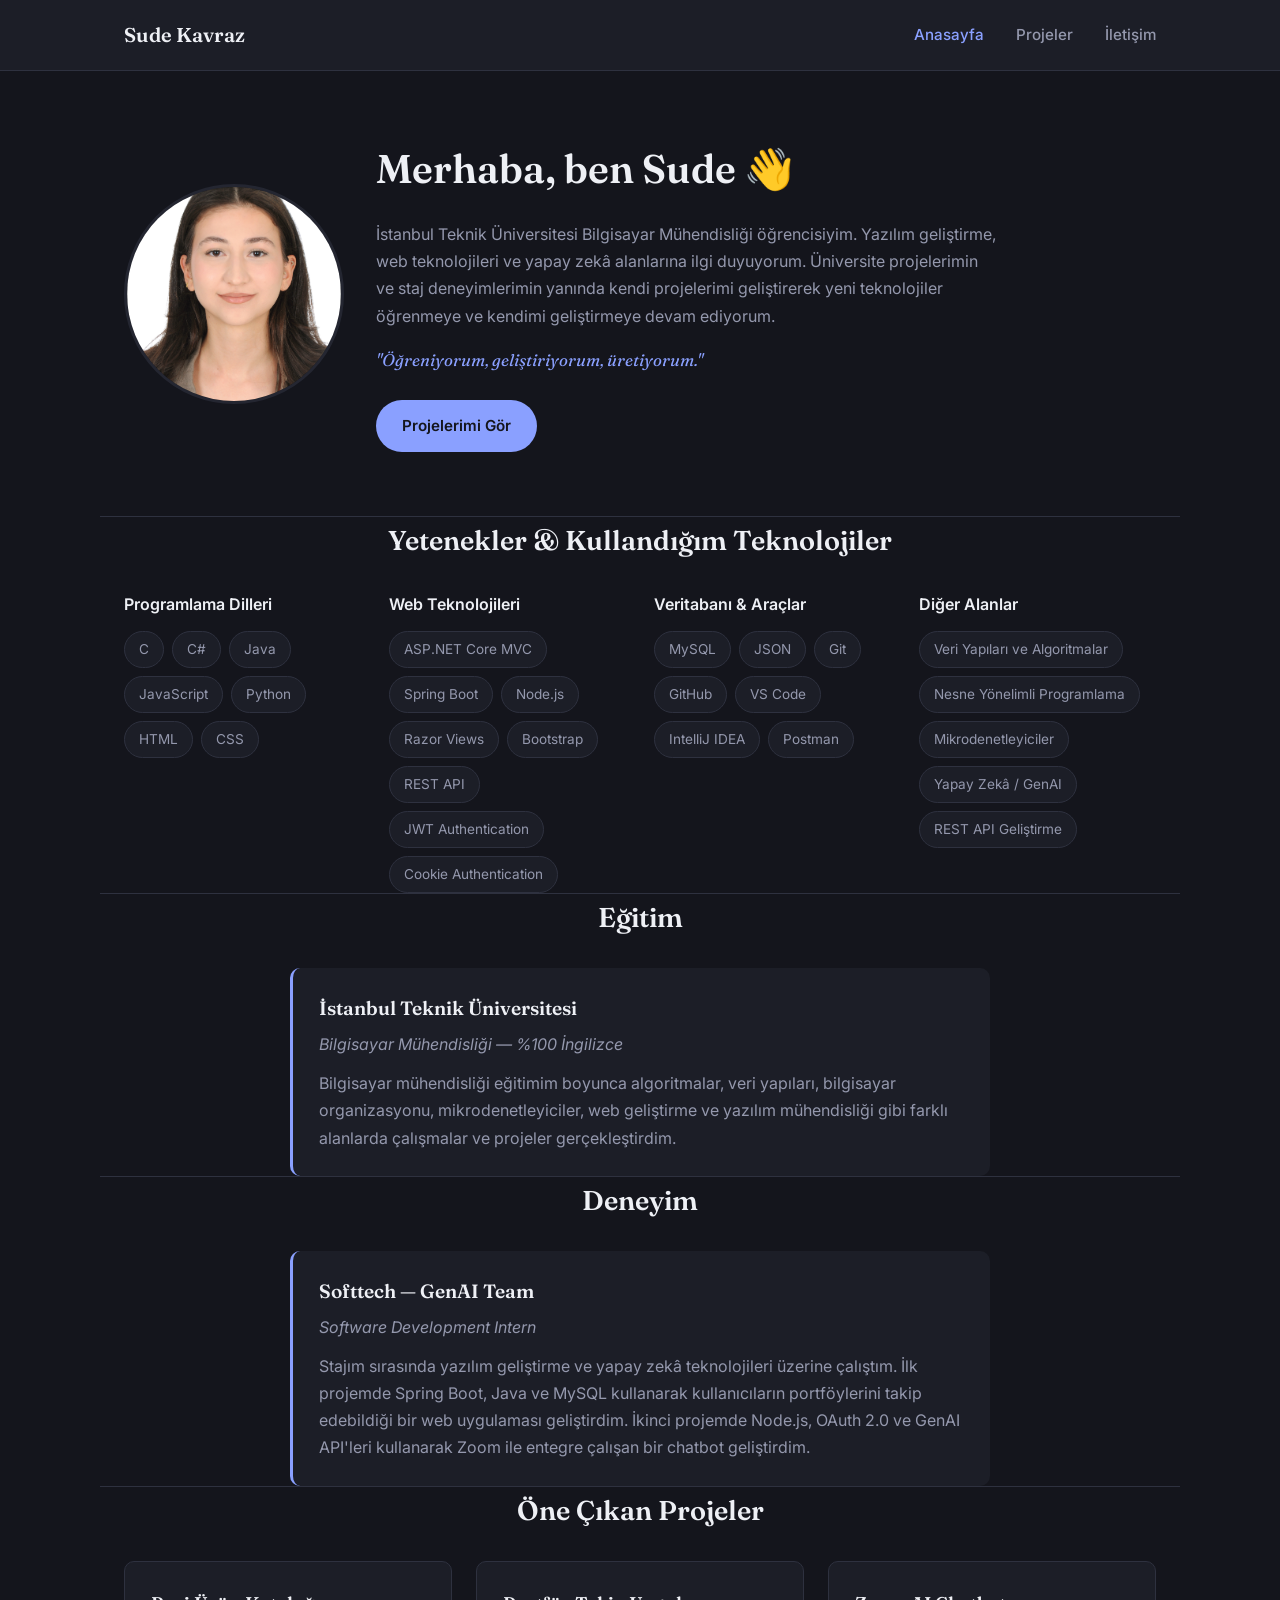
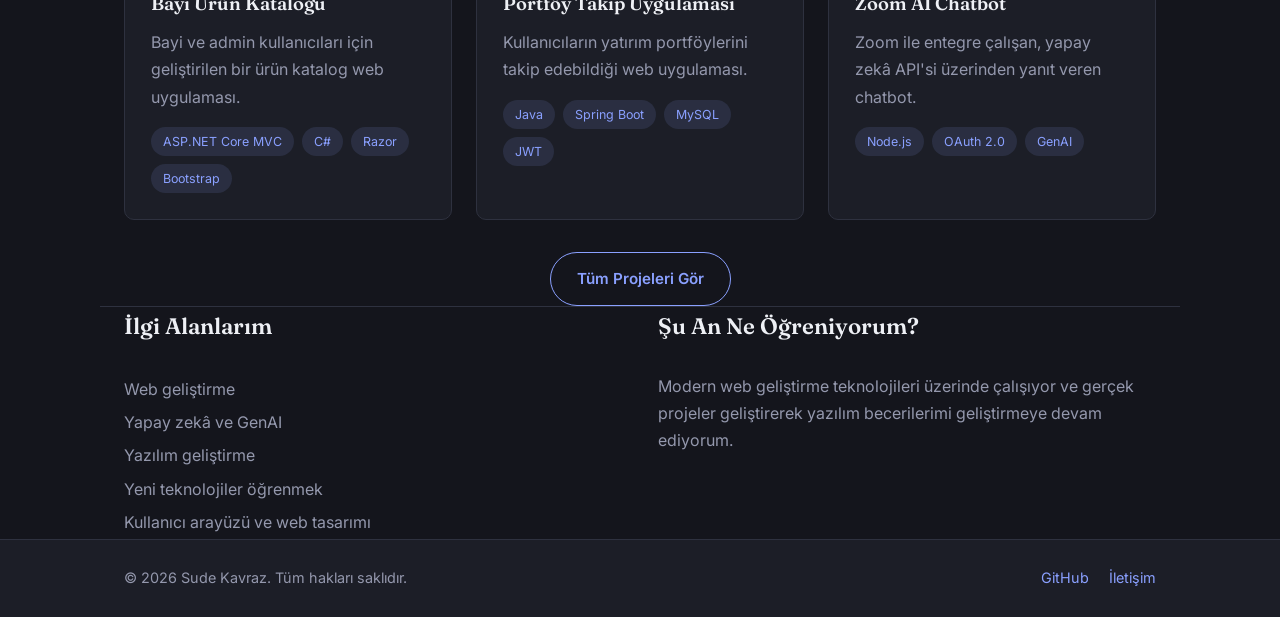
<file: index.html>
<!DOCTYPE html>
<html lang="tr">
<head>
  <meta charset="UTF-8">
  <meta name="viewport" content="width=device-width, initial-scale=1.0">
  <title>Sude Kavraz | Anasayfa</title>
  <link rel="preconnect" href="https://fonts.googleapis.com">
  <link href="https://fonts.googleapis.com/css2?family=Fraunces:opsz,wght@9..144,500;9..144,600;9..144,700&family=Inter:wght@400;500;600&display=swap" rel="stylesheet">
  <link rel="stylesheet" href="css/style.css">
</head>
<body>

  <header class="site-header">
    <div class="container header-inner">
      <a href="index.html" class="logo">Sude Kavraz</a>
      <button class="nav-toggle" aria-label="Menüyü aç/kapat" aria-expanded="false">
        <span></span><span></span><span></span>
      </button>
      <nav class="navbar">
        <ul class="nav-links">
          <li><a href="index.html" class="active">Anasayfa</a></li>
          <li><a href="projeler.html">Projeler</a></li>
          <li><a href="iletisim.html">İletişim</a></li>
        </ul>
      </nav>
    </div>
  </header>

  <main>

    <!-- HERO -->
    <section class="hero container">
      <div class="hero-image">
        <img src="img/profil.jpg" alt="Sude Kavraz'ın profil fotoğrafı">
      </div>
      <div class="hero-text">
        <h1>Merhaba, ben Sude 👋</h1>
        <p class="lead">
          İstanbul Teknik Üniversitesi Bilgisayar Mühendisliği öğrencisiyim.
          Yazılım geliştirme, web teknolojileri ve yapay zekâ alanlarına ilgi duyuyorum.
          Üniversite projelerimin ve staj deneyimlerimin yanında kendi projelerimi
          geliştirerek yeni teknolojiler öğrenmeye ve kendimi geliştirmeye devam ediyorum.
        </p>
        <p class="motto">"Öğreniyorum, geliştiriyorum, üretiyorum."</p>
        <a href="projeler.html" class="btn">Projelerimi Gör</a>
      </div>
    </section>

    <!-- YETENEKLER -->
    <section class="skills container">
      <h2>Yetenekler &amp; Kullandığım Teknolojiler</h2>
      <div class="skills-grid">

        <div class="skill-group">
          <h3>Programlama Dilleri</h3>
          <div class="pill-list">
            <span>C</span><span>C#</span><span>Java</span><span>JavaScript</span>
            <span>Python</span><span>HTML</span><span>CSS</span>
          </div>
        </div>

        <div class="skill-group">
          <h3>Web Teknolojileri</h3>
          <div class="pill-list">
            <span>ASP.NET Core MVC</span><span>Spring Boot</span><span>Node.js</span>
            <span>Razor Views</span><span>Bootstrap</span><span>REST API</span>
            <span>JWT Authentication</span><span>Cookie Authentication</span>
          </div>
        </div>

        <div class="skill-group">
          <h3>Veritabanı &amp; Araçlar</h3>
          <div class="pill-list">
            <span>MySQL</span><span>JSON</span><span>Git</span><span>GitHub</span>
            <span>VS Code</span><span>IntelliJ IDEA</span><span>Postman</span>
          </div>
        </div>

        <div class="skill-group">
          <h3>Diğer Alanlar</h3>
          <div class="pill-list">
            <span>Veri Yapıları ve Algoritmalar</span><span>Nesne Yönelimli Programlama</span>
            <span>Mikrodenetleyiciler</span><span>Yapay Zekâ / GenAI</span>
            <span>REST API Geliştirme</span>
          </div>
        </div>

      </div>
    </section>

    <!-- EĞİTİM -->
    <section class="timeline-section container">
      <h2>Eğitim</h2>
      <div class="timeline-item">
        <h3>İstanbul Teknik Üniversitesi</h3>
        <p class="subtitle">Bilgisayar Mühendisliği — %100 İngilizce</p>
        <p>
          Bilgisayar mühendisliği eğitimim boyunca algoritmalar, veri yapıları,
          bilgisayar organizasyonu, mikrodenetleyiciler, web geliştirme ve
          yazılım mühendisliği gibi farklı alanlarda çalışmalar ve projeler
          gerçekleştirdim.
        </p>
      </div>
    </section>

    <!-- DENEYİM -->
    <section class="timeline-section container">
      <h2>Deneyim</h2>
      <div class="timeline-item">
        <h3>Softtech — GenAI Team</h3>
        <p class="subtitle">Software Development Intern</p>
        <p>
          Stajım sırasında yazılım geliştirme ve yapay zekâ teknolojileri
          üzerine çalıştım. İlk projemde Spring Boot, Java ve MySQL
          kullanarak kullanıcıların portföylerini takip edebildiği bir web
          uygulaması geliştirdim. İkinci projemde Node.js, OAuth 2.0 ve
          GenAI API'leri kullanarak Zoom ile entegre çalışan bir chatbot
          geliştirdim.
        </p>
      </div>
    </section>

    <!-- ÖNE ÇIKAN PROJELER -->
    <section class="featured-projects container">
      <h2>Öne Çıkan Projeler</h2>
      <div class="project-grid">

        <article class="project-card">
          <h3>Bayi Ürün Kataloğu</h3>
          <p>Bayi ve admin kullanıcıları için geliştirilen bir ürün katalog web uygulaması.</p>
          <div class="tags">
            <span>ASP.NET Core MVC</span><span>C#</span><span>Razor</span><span>Bootstrap</span>
          </div>
        </article>

        <article class="project-card">
          <h3>Portföy Takip Uygulaması</h3>
          <p>Kullanıcıların yatırım portföylerini takip edebildiği web uygulaması.</p>
          <div class="tags">
            <span>Java</span><span>Spring Boot</span><span>MySQL</span><span>JWT</span>
          </div>
        </article>

        <article class="project-card">
          <h3>Zoom AI Chatbot</h3>
          <p>Zoom ile entegre çalışan, yapay zekâ API'si üzerinden yanıt veren chatbot.</p>
          <div class="tags">
            <span>Node.js</span><span>OAuth 2.0</span><span>GenAI</span>
          </div>
        </article>

      </div>
      <a href="projeler.html" class="btn btn-outline">Tüm Projeleri Gör</a>
    </section>

    <!-- İLGİ ALANLARI & ŞU AN -->
    <section class="interests container">
      <div class="interests-col">
        <h2>İlgi Alanlarım</h2>
        <ul>
          <li>Web geliştirme</li>
          <li>Yapay zekâ ve GenAI</li>
          <li>Yazılım geliştirme</li>
          <li>Yeni teknolojiler öğrenmek</li>
          <li>Kullanıcı arayüzü ve web tasarımı</li>
        </ul>
      </div>
      <div class="interests-col">
        <h2>Şu An Ne Öğreniyorum?</h2>
        <p>
          Modern web geliştirme teknolojileri üzerinde çalışıyor ve gerçek
          projeler geliştirerek yazılım becerilerimi geliştirmeye devam
          ediyorum.
        </p>
      </div>
    </section>

  </main>

  <footer class="site-footer">
    <div class="container footer-inner">
      <p>&copy; 2026 Sude Kavraz. Tüm hakları saklıdır.</p>
      <div class="social-links">
        <a href="https://github.com/sudekavraz" target="_blank" rel="noopener">GitHub</a>
        <a href="iletisim.html">İletişim</a>
      </div>
    </div>
  </footer>

  <script src="js/main.js"></script>
</body>
</html>
</file>
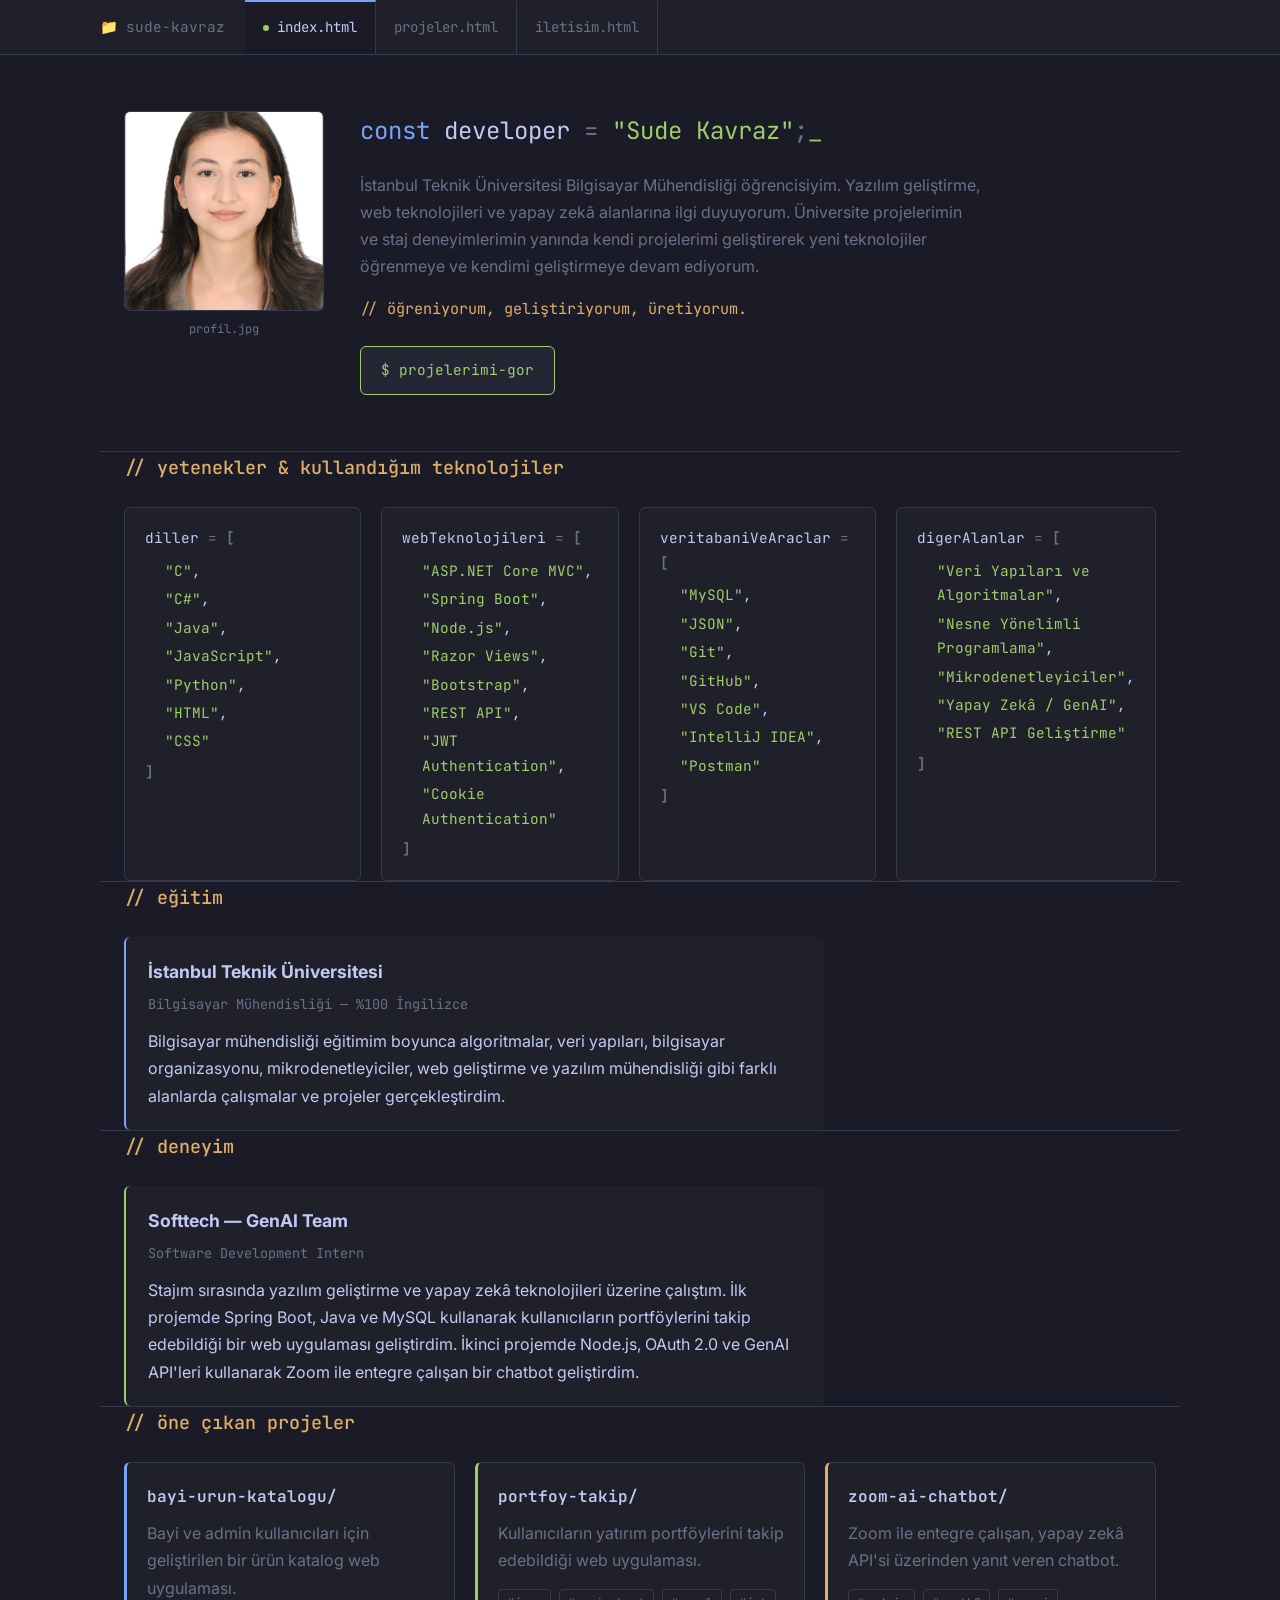
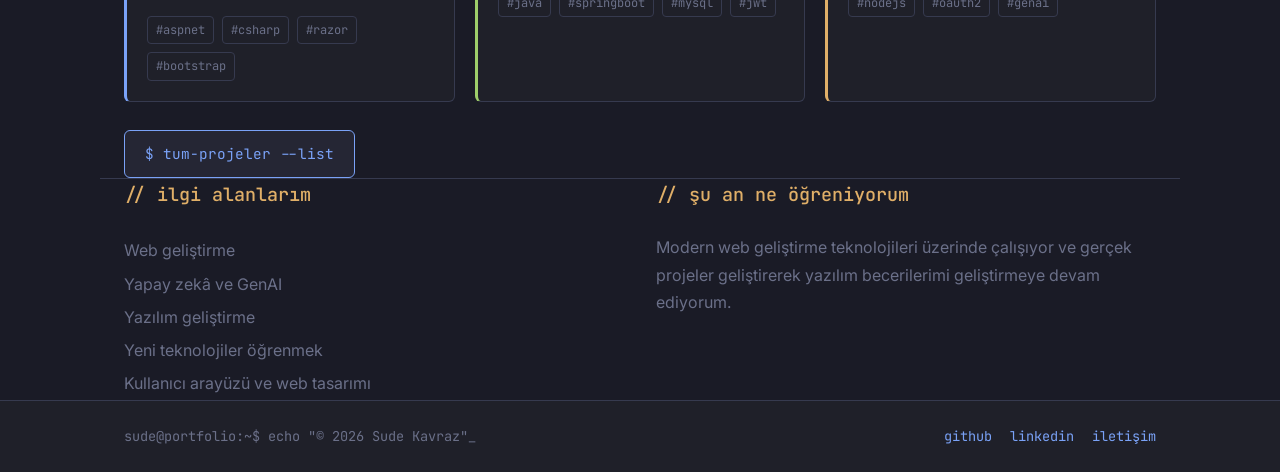
<file: kisisel-site/index.html>
<!DOCTYPE html>
<html lang="tr">
<head>
  <meta charset="UTF-8">
  <meta name="viewport" content="width=device-width, initial-scale=1.0">
  <title>Sude Kavraz | Anasayfa</title>
  <link rel="preconnect" href="https://fonts.googleapis.com">
  <link href="https://fonts.googleapis.com/css2?family=JetBrains+Mono:wght@400;500;600;700&family=Inter:wght@400;500;600&display=swap" rel="stylesheet">
  <link rel="stylesheet" href="css/style.css">
</head>
<body>

  <header class="site-header">
    <div class="container tabbar">
      <div class="folder">
        <span class="folder-icon" aria-hidden="true">📁</span>
        <span>sude-kavraz</span>
      </div>
      <button class="nav-toggle" aria-label="Sekmeleri aç/kapat" aria-expanded="false">
        <span></span><span></span><span></span>
      </button>
      <nav class="navbar">
        <ul class="nav-links">
          <li><a href="index.html" class="tab active"><span class="dot"></span>index.html</a></li>
          <li><a href="projeler.html" class="tab">projeler.html</a></li>
          <li><a href="iletisim.html" class="tab">iletisim.html</a></li>
        </ul>
      </nav>
    </div>
  </header>

  <main>

    <!-- HERO -->
    <section class="hero container">
      <div class="hero-image">
        <img src="img/profil.jpg" alt="Sude Kavraz'ın profil fotoğrafı">
        <span class="img-caption">profil.jpg</span>
      </div>
      <div class="hero-text">
        <p class="code-line">
          <span class="kw">const</span> <span class="var">developer</span>
          <span class="op">=</span> <span class="str">"Sude Kavraz"</span><span class="op">;</span><span class="cursor">_</span>
        </p>
        <p class="lead">
          İstanbul Teknik Üniversitesi Bilgisayar Mühendisliği öğrencisiyim.
          Yazılım geliştirme, web teknolojileri ve yapay zekâ alanlarına ilgi duyuyorum.
          Üniversite projelerimin ve staj deneyimlerimin yanında kendi projelerimi
          geliştirerek yeni teknolojiler öğrenmeye ve kendimi geliştirmeye devam ediyorum.
        </p>
        <p class="comment">// öğreniyorum, geliştiriyorum, üretiyorum.</p>
        <a href="projeler.html" class="btn">$ projelerimi-gor</a>
      </div>
    </section>

    <!-- YETENEKLER -->
    <section class="skills container">
      <h2 class="comment-heading">// yetenekler &amp; kullandığım teknolojiler</h2>
      <div class="skills-grid">

        <div class="code-block">
          <p class="block-title"><span class="var">diller</span> <span class="op">=</span> <span class="brace">[</span></p>
          <ul>
            <li><span class="str">"C"</span>,</li>
            <li><span class="str">"C#"</span>,</li>
            <li><span class="str">"Java"</span>,</li>
            <li><span class="str">"JavaScript"</span>,</li>
            <li><span class="str">"Python"</span>,</li>
            <li><span class="str">"HTML"</span>,</li>
            <li><span class="str">"CSS"</span></li>
          </ul>
          <p class="brace">]</p>
        </div>

        <div class="code-block">
          <p class="block-title"><span class="var">webTeknolojileri</span> <span class="op">=</span> <span class="brace">[</span></p>
          <ul>
            <li><span class="str">"ASP.NET Core MVC"</span>,</li>
            <li><span class="str">"Spring Boot"</span>,</li>
            <li><span class="str">"Node.js"</span>,</li>
            <li><span class="str">"Razor Views"</span>,</li>
            <li><span class="str">"Bootstrap"</span>,</li>
            <li><span class="str">"REST API"</span>,</li>
            <li><span class="str">"JWT Authentication"</span>,</li>
            <li><span class="str">"Cookie Authentication"</span></li>
          </ul>
          <p class="brace">]</p>
        </div>

        <div class="code-block">
          <p class="block-title"><span class="var">veritabaniVeAraclar</span> <span class="op">=</span> <span class="brace">[</span></p>
          <ul>
            <li><span class="str">"MySQL"</span>,</li>
            <li><span class="str">"JSON"</span>,</li>
            <li><span class="str">"Git"</span>,</li>
            <li><span class="str">"GitHub"</span>,</li>
            <li><span class="str">"VS Code"</span>,</li>
            <li><span class="str">"IntelliJ IDEA"</span>,</li>
            <li><span class="str">"Postman"</span></li>
          </ul>
          <p class="brace">]</p>
        </div>

        <div class="code-block">
          <p class="block-title"><span class="var">digerAlanlar</span> <span class="op">=</span> <span class="brace">[</span></p>
          <ul>
            <li><span class="str">"Veri Yapıları ve Algoritmalar"</span>,</li>
            <li><span class="str">"Nesne Yönelimli Programlama"</span>,</li>
            <li><span class="str">"Mikrodenetleyiciler"</span>,</li>
            <li><span class="str">"Yapay Zekâ / GenAI"</span>,</li>
            <li><span class="str">"REST API Geliştirme"</span></li>
          </ul>
          <p class="brace">]</p>
        </div>

      </div>
    </section>

    <!-- EĞİTİM -->
    <section class="timeline-section container">
      <h2 class="comment-heading">// eğitim</h2>
      <div class="timeline-item">
        <h3>İstanbul Teknik Üniversitesi</h3>
        <p class="subtitle">Bilgisayar Mühendisliği — %100 İngilizce</p>
        <p>
          Bilgisayar mühendisliği eğitimim boyunca algoritmalar, veri yapıları,
          bilgisayar organizasyonu, mikrodenetleyiciler, web geliştirme ve
          yazılım mühendisliği gibi farklı alanlarda çalışmalar ve projeler
          gerçekleştirdim.
        </p>
      </div>
    </section>

    <!-- DENEYİM -->
    <section class="timeline-section container">
      <h2 class="comment-heading">// deneyim</h2>
      <div class="timeline-item timeline-alt">
        <h3>Softtech — GenAI Team</h3>
        <p class="subtitle">Software Development Intern</p>
        <p>
          Stajım sırasında yazılım geliştirme ve yapay zekâ teknolojileri
          üzerine çalıştım. İlk projemde Spring Boot, Java ve MySQL
          kullanarak kullanıcıların portföylerini takip edebildiği bir web
          uygulaması geliştirdim. İkinci projemde Node.js, OAuth 2.0 ve
          GenAI API'leri kullanarak Zoom ile entegre çalışan bir chatbot
          geliştirdim.
        </p>
      </div>
    </section>

    <!-- ÖNE ÇIKAN PROJELER -->
    <section class="featured-projects container">
      <h2 class="comment-heading">// öne çıkan projeler</h2>
      <div class="project-grid">

        <article class="file-card accent-blue">
          <p class="filename">bayi-urun-katalogu/</p>
          <p>Bayi ve admin kullanıcıları için geliştirilen bir ürün katalog web uygulaması.</p>
          <div class="tags">
            <span>#aspnet</span><span>#csharp</span><span>#razor</span><span>#bootstrap</span>
          </div>
        </article>

        <article class="file-card accent-green">
          <p class="filename">portfoy-takip/</p>
          <p>Kullanıcıların yatırım portföylerini takip edebildiği web uygulaması.</p>
          <div class="tags">
            <span>#java</span><span>#springboot</span><span>#mysql</span><span>#jwt</span>
          </div>
        </article>

        <article class="file-card accent-gold">
          <p class="filename">zoom-ai-chatbot/</p>
          <p>Zoom ile entegre çalışan, yapay zekâ API'si üzerinden yanıt veren chatbot.</p>
          <div class="tags">
            <span>#nodejs</span><span>#oauth2</span><span>#genai</span>
          </div>
        </article>

      </div>
      <a href="projeler.html" class="btn btn-outline">$ tum-projeler --list</a>
    </section>

    <!-- İLGİ ALANLARI & ŞU AN -->
    <section class="interests container">
      <div class="interests-col">
        <h2 class="comment-heading">// ilgi alanlarım</h2>
        <ul>
          <li>Web geliştirme</li>
          <li>Yapay zekâ ve GenAI</li>
          <li>Yazılım geliştirme</li>
          <li>Yeni teknolojiler öğrenmek</li>
          <li>Kullanıcı arayüzü ve web tasarımı</li>
        </ul>
      </div>
      <div class="interests-col">
        <h2 class="comment-heading">// şu an ne öğreniyorum</h2>
        <p>
          Modern web geliştirme teknolojileri üzerinde çalışıyor ve gerçek
          projeler geliştirerek yazılım becerilerimi geliştirmeye devam
          ediyorum.
        </p>
      </div>
    </section>

  </main>

  <footer class="site-footer">
    <div class="container">
      <p class="terminal-line">sude@portfolio:~$ echo "© 2026 Sude Kavraz"<span class="cursor">_</span></p>
      <div class="social-links">
        <a href="https://github.com/sudekavraz" target="_blank" rel="noopener">github</a>
        <a href="#" target="_blank" rel="noopener">linkedin</a>
        <a href="iletisim.html">iletişim</a>
      </div>
    </div>
  </footer>

  <script src="js/main.js"></script>
</body>
</html>
</file>
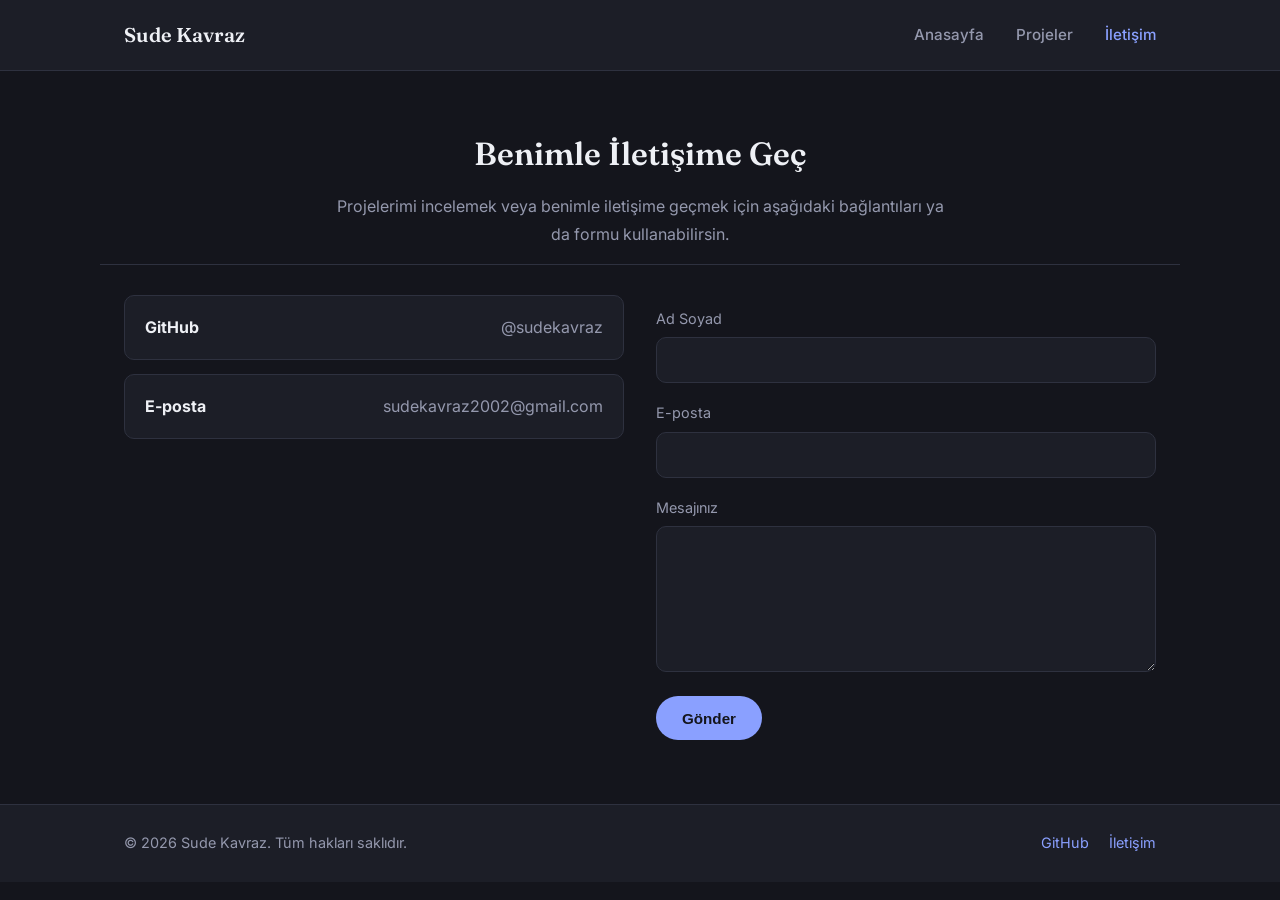
<file: iletisim.html>
<!DOCTYPE html>
<html lang="tr">
<head>
  <meta charset="UTF-8">
  <meta name="viewport" content="width=device-width, initial-scale=1.0">
  <title>Sude Kavraz | İletişim</title>
  <link rel="preconnect" href="https://fonts.googleapis.com">
  <link href="https://fonts.googleapis.com/css2?family=Fraunces:opsz,wght@9..144,500;9..144,600;9..144,700&family=Inter:wght@400;500;600&display=swap" rel="stylesheet">
  <link rel="stylesheet" href="css/style.css">
</head>
<body>

  <header class="site-header">
    <div class="container header-inner">
      <a href="index.html" class="logo">Sude Kavraz</a>
      <button class="nav-toggle" aria-label="Menüyü aç/kapat" aria-expanded="false">
        <span></span><span></span><span></span>
      </button>
      <nav class="navbar">
        <ul class="nav-links">
          <li><a href="index.html">Anasayfa</a></li>
          <li><a href="projeler.html">Projeler</a></li>
          <li><a href="iletisim.html" class="active">İletişim</a></li>
        </ul>
      </nav>
    </div>
  </header>

  <main>
    <section class="page-header container">
      <h1>Benimle İletişime Geç</h1>
      <p class="lead">Projelerimi incelemek veya benimle iletişime geçmek için aşağıdaki bağlantıları ya da formu kullanabilirsin.</p>
    </section>

    <section class="contact-section container">

      <div class="contact-links">
        <a href="https://github.com/sudekavraz" target="_blank" rel="noopener" class="contact-item">
          <strong>GitHub</strong>
          <span>@sudekavraz</span>
        </a>
        <a href="mailto:sudekavraz2002@gmail.com" class="contact-item">
          <strong>E-posta</strong>
          <span>sudekavraz2002@gmail.com</span>
        </a>
      </div>

      <!-- Formspree.io form -->
      <form class="contact-form" action="https://formspree.io/f/mljeyvvj" method="POST">
        <label for="name">Ad Soyad</label>
        <input type="text" id="name" name="name" required>

        <label for="email">E-posta</label>
        <input type="email" id="email" name="email" required>

        <label for="message">Mesajınız</label>
        <textarea id="message" name="message" rows="6" required></textarea>

        <button type="submit" class="btn">Gönder</button>
      </form>

    </section>
  </main>

  <footer class="site-footer">
    <div class="container footer-inner">
      <p>&copy; 2026 Sude Kavraz. Tüm hakları saklıdır.</p>
      <div class="social-links">
        <a href="https://github.com/sudekavraz" target="_blank" rel="noopener">GitHub</a>
        <a href="iletisim.html">İletişim</a>
      </div>
    </div>
  </footer>

  <script src="js/main.js"></script>
</body>
</html>
</file>
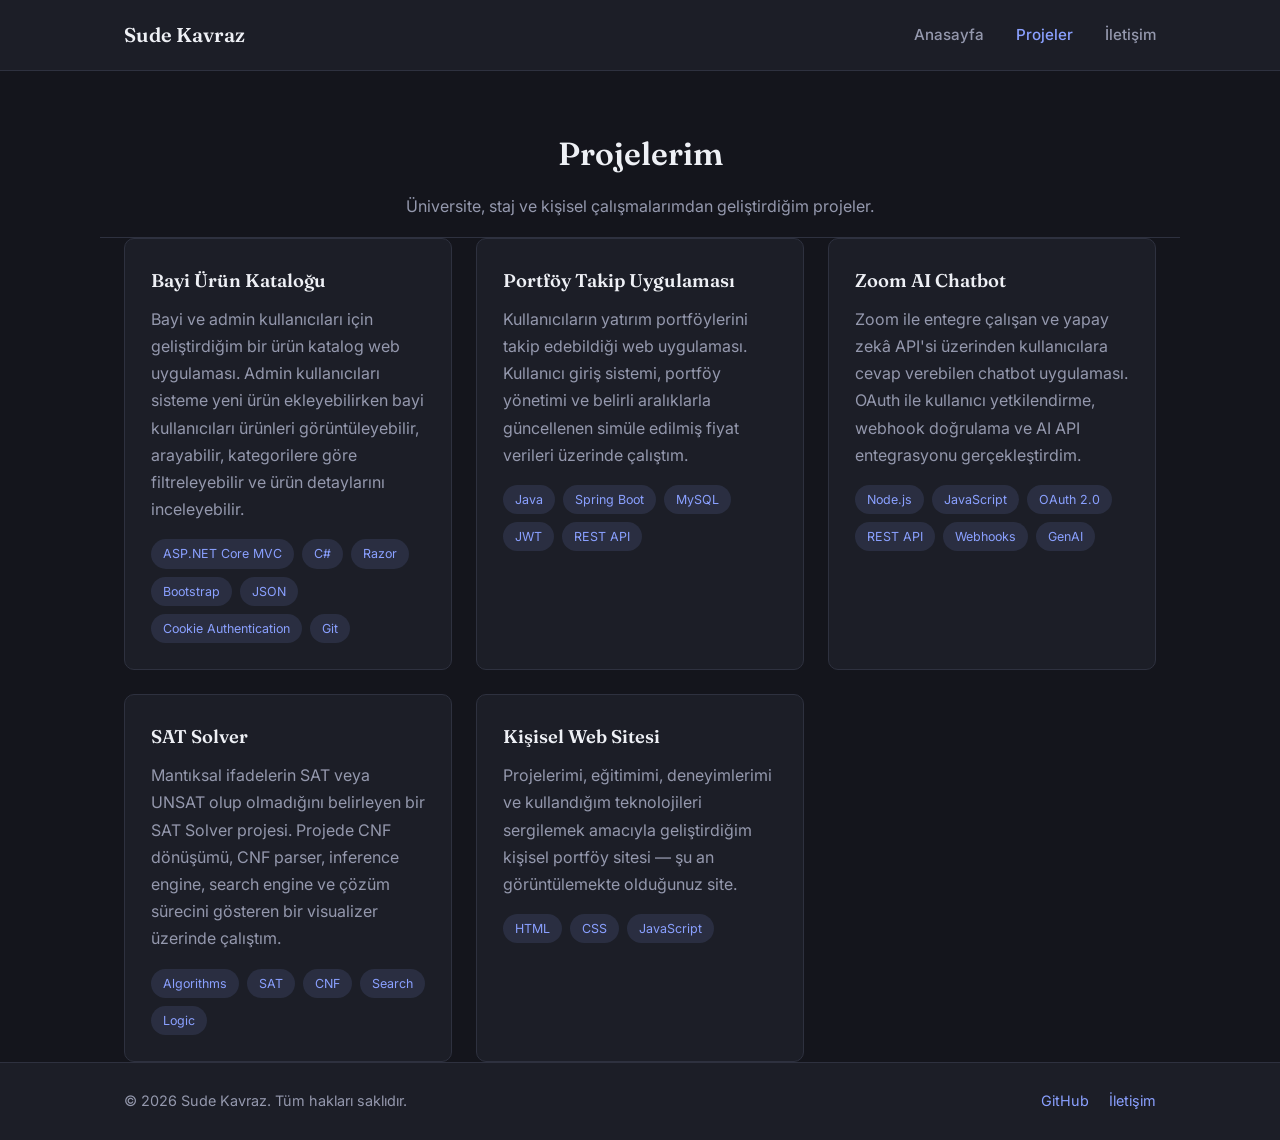
<file: projeler.html>
<!DOCTYPE html>
<html lang="tr">
<head>
  <meta charset="UTF-8">
  <meta name="viewport" content="width=device-width, initial-scale=1.0">
  <title>Sude Kavraz | Projeler</title>
  <link rel="preconnect" href="https://fonts.googleapis.com">
  <link href="https://fonts.googleapis.com/css2?family=Fraunces:opsz,wght@9..144,500;9..144,600;9..144,700&family=Inter:wght@400;500;600&display=swap" rel="stylesheet">
  <link rel="stylesheet" href="css/style.css">
</head>
<body>

  <header class="site-header">
    <div class="container header-inner">
      <a href="index.html" class="logo">Sude Kavraz</a>
      <button class="nav-toggle" aria-label="Menüyü aç/kapat" aria-expanded="false">
        <span></span><span></span><span></span>
      </button>
      <nav class="navbar">
        <ul class="nav-links">
          <li><a href="index.html">Anasayfa</a></li>
          <li><a href="projeler.html" class="active">Projeler</a></li>
          <li><a href="iletisim.html">İletişim</a></li>
        </ul>
      </nav>
    </div>
  </header>

  <main>
    <section class="page-header container">
      <h1>Projelerim</h1>
      <p class="lead">Üniversite, staj ve kişisel çalışmalarımdan geliştirdiğim projeler.</p>
    </section>

    <section class="project-grid-full container">

      <article class="project-card">
        <h3>Bayi Ürün Kataloğu</h3>
        <p>
          Bayi ve admin kullanıcıları için geliştirdiğim bir ürün katalog web
          uygulaması. Admin kullanıcıları sisteme yeni ürün ekleyebilirken
          bayi kullanıcıları ürünleri görüntüleyebilir, arayabilir,
          kategorilere göre filtreleyebilir ve ürün detaylarını inceleyebilir.
        </p>
        <div class="tags">
          <span>ASP.NET Core MVC</span><span>C#</span><span>Razor</span>
          <span>Bootstrap</span><span>JSON</span><span>Cookie Authentication</span><span>Git</span>
        </div>
      </article>

      <article class="project-card">
        <h3>Portföy Takip Uygulaması</h3>
        <p>
          Kullanıcıların yatırım portföylerini takip edebildiği web uygulaması.
          Kullanıcı giriş sistemi, portföy yönetimi ve belirli aralıklarla
          güncellenen simüle edilmiş fiyat verileri üzerinde çalıştım.
        </p>
        <div class="tags">
          <span>Java</span><span>Spring Boot</span><span>MySQL</span>
          <span>JWT</span><span>REST API</span>
        </div>
      </article>

      <article class="project-card">
        <h3>Zoom AI Chatbot</h3>
        <p>
          Zoom ile entegre çalışan ve yapay zekâ API'si üzerinden kullanıcılara
          cevap verebilen chatbot uygulaması. OAuth ile kullanıcı yetkilendirme,
          webhook doğrulama ve AI API entegrasyonu gerçekleştirdim.
        </p>
        <div class="tags">
          <span>Node.js</span><span>JavaScript</span><span>OAuth 2.0</span>
          <span>REST API</span><span>Webhooks</span><span>GenAI</span>
        </div>
      </article>

      <article class="project-card">
        <h3>SAT Solver</h3>
        <p>
          Mantıksal ifadelerin SAT veya UNSAT olup olmadığını belirleyen bir
          SAT Solver projesi. Projede CNF dönüşümü, CNF parser, inference
          engine, search engine ve çözüm sürecini gösteren bir visualizer
          üzerinde çalıştım.
        </p>
        <div class="tags">
          <span>Algorithms</span><span>SAT</span><span>CNF</span>
          <span>Search</span><span>Logic</span>
        </div>
      </article>

      <article class="project-card">
        <h3>Kişisel Web Sitesi</h3>
        <p>
          Projelerimi, eğitimimi, deneyimlerimi ve kullandığım teknolojileri
          sergilemek amacıyla geliştirdiğim kişisel portföy sitesi — şu an
          görüntülemekte olduğunuz site.
        </p>
        <div class="tags">
          <span>HTML</span><span>CSS</span><span>JavaScript</span>
        </div>
      </article>

    </section>
  </main>

  <footer class="site-footer">
    <div class="container footer-inner">
      <p>&copy; 2026 Sude Kavraz. Tüm hakları saklıdır.</p>
      <div class="social-links">
        <a href="https://github.com/sudekavraz" target="_blank" rel="noopener">GitHub</a>
        <a href="iletisim.html">İletişim</a>
      </div>
    </div>
  </footer>

  <script src="js/main.js"></script>
</body>
</html>
</file>
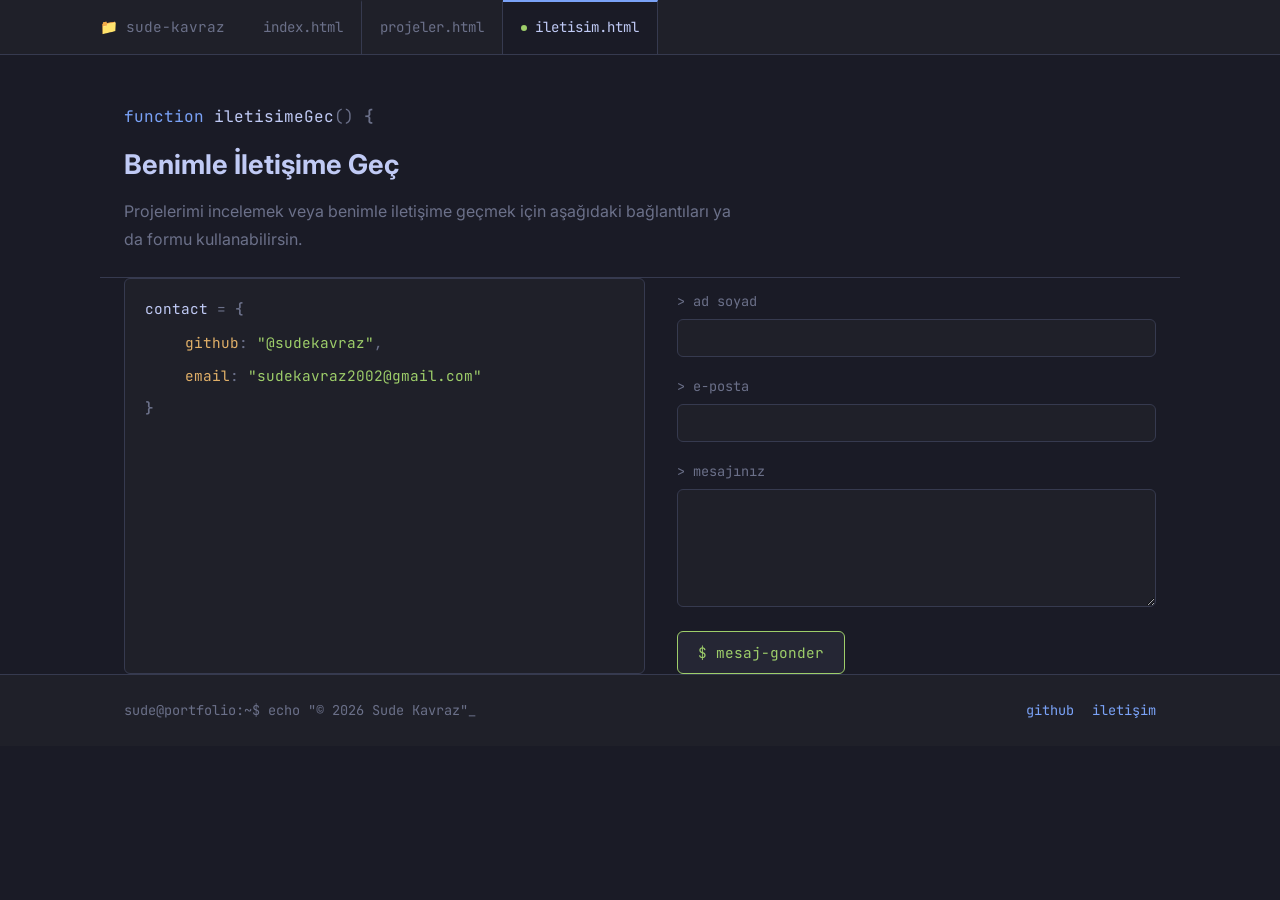
<file: kisisel-site/iletisim.html>
<!DOCTYPE html>
<html lang="tr">
<head>
  <meta charset="UTF-8">
  <meta name="viewport" content="width=device-width, initial-scale=1.0">
  <title>Sude Kavraz | İletişim</title>
  <link rel="preconnect" href="https://fonts.googleapis.com">
  <link href="https://fonts.googleapis.com/css2?family=JetBrains+Mono:wght@400;500;600;700&family=Inter:wght@400;500;600&display=swap" rel="stylesheet">
  <link rel="stylesheet" href="css/style.css">
</head>
<body>

  <header class="site-header">
    <div class="container tabbar">
      <div class="folder">
        <span class="folder-icon" aria-hidden="true">📁</span>
        <span>sude-kavraz</span>
      </div>
      <button class="nav-toggle" aria-label="Sekmeleri aç/kapat" aria-expanded="false">
        <span></span><span></span><span></span>
      </button>
      <nav class="navbar">
        <ul class="nav-links">
          <li><a href="index.html" class="tab">index.html</a></li>
          <li><a href="projeler.html" class="tab">projeler.html</a></li>
          <li><a href="iletisim.html" class="tab active"><span class="dot"></span>iletisim.html</a></li>
        </ul>
      </nav>
    </div>
  </header>

  <main>
    <section class="page-header container">
      <p class="code-line small">
        <span class="kw">function</span> <span class="var">iletisimeGec</span><span class="op">()</span> <span class="brace">{</span>
      </p>
      <h1>Benimle İletişime Geç</h1>
      <p class="lead">Projelerimi incelemek veya benimle iletişime geçmek için aşağıdaki bağlantıları ya da formu kullanabilirsin.</p>
    </section>

    <section class="contact-section container">

      <div class="contact-links code-block">
        <p class="block-title"><span class="var">contact</span> <span class="op">=</span> <span class="brace">{</span></p>
        <ul class="contact-list">
          <li>
            <span class="key">github</span><span class="op">:</span>
            <a href="https://github.com/sudekavraz" target="_blank" rel="noopener" class="str">"@sudekavraz"</a><span class="op">,</span>
          </li>
          <li>
            <span class="key">email</span><span class="op">:</span>
            <a href="mailto:sudekavraz2002@gmail.com" class="str">"sudekavraz2002@gmail.com"</a>
          </li>
        </ul>
        <p class="brace">}</p>
      </div>

      <!-- Formspree.io form -->
      <form class="contact-form" action="https://formspree.io/f/mljeyvvj" method="POST">
        <label for="name"><span class="op">&gt;</span> ad soyad</label>
        <input type="text" id="name" name="name" required>

        <label for="email"><span class="op">&gt;</span> e-posta</label>
        <input type="email" id="email" name="email" required>

        <label for="message"><span class="op">&gt;</span> mesajınız</label>
        <textarea id="message" name="message" rows="6" required></textarea>

        <button type="submit" class="btn">$ mesaj-gonder</button>
      </form>

    </section>
  </main>

  <footer class="site-footer">
    <div class="container">
      <p class="terminal-line">sude@portfolio:~$ echo "© 2026 Sude Kavraz"<span class="cursor">_</span></p>
      <div class="social-links">
        <a href="https://github.com/sudekavraz" target="_blank" rel="noopener">github</a>
        <a href="iletisim.html">iletişim</a>
      </div>
    </div>
  </footer>

  <script src="js/main.js"></script>
</body>
</html>
</file>
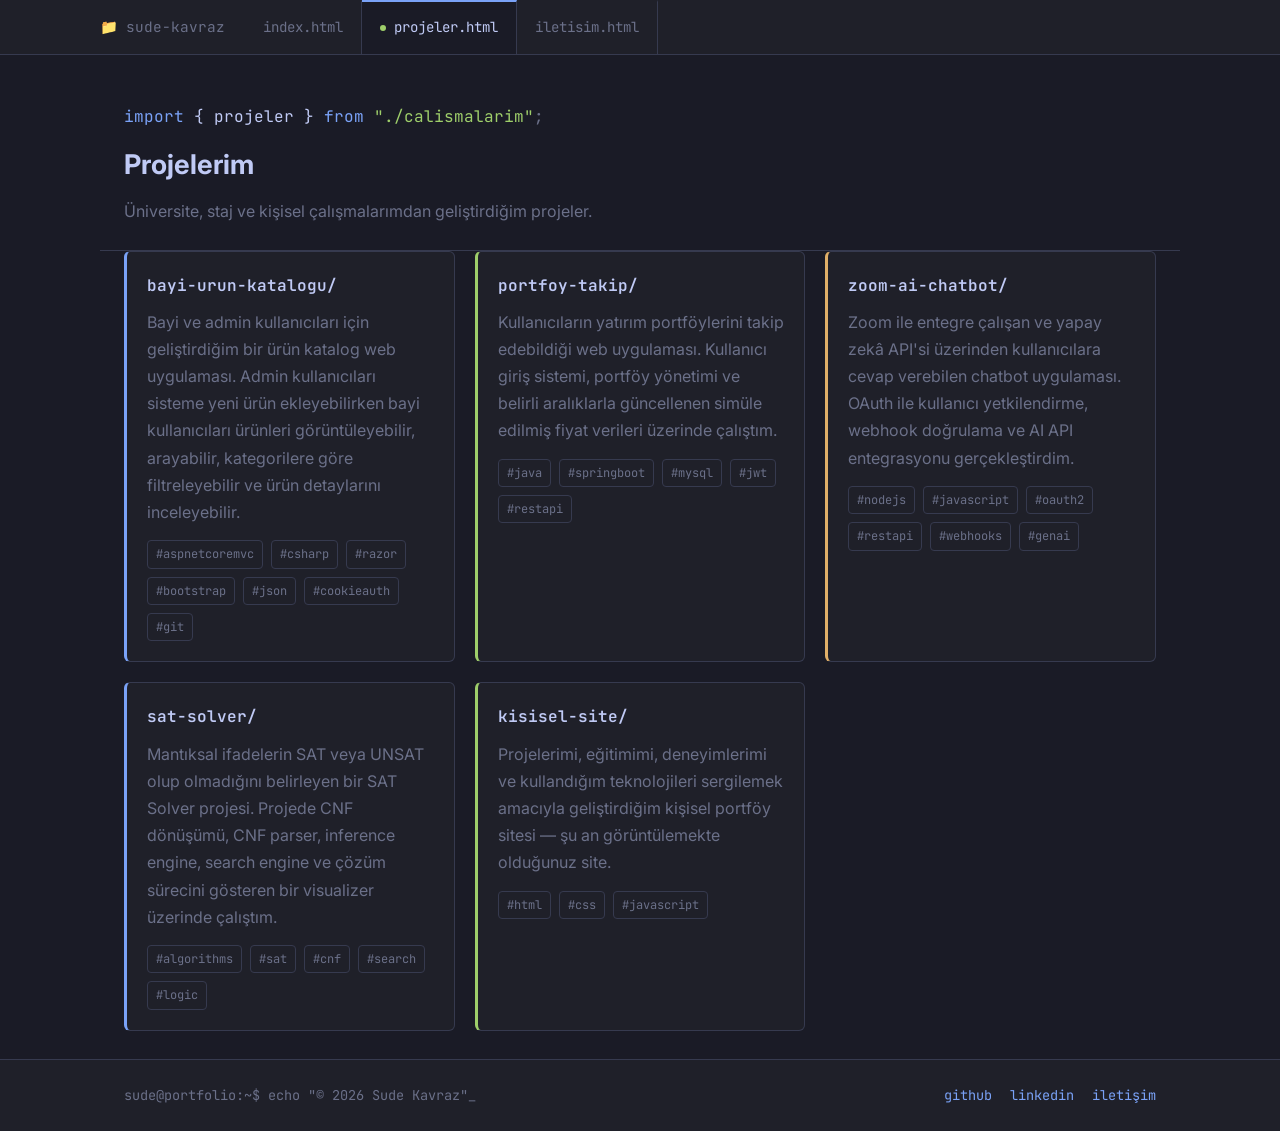
<file: kisisel-site/projeler.html>
<!DOCTYPE html>
<html lang="tr">
<head>
  <meta charset="UTF-8">
  <meta name="viewport" content="width=device-width, initial-scale=1.0">
  <title>Sude Kavraz | Projeler</title>
  <link rel="preconnect" href="https://fonts.googleapis.com">
  <link href="https://fonts.googleapis.com/css2?family=JetBrains+Mono:wght@400;500;600;700&family=Inter:wght@400;500;600&display=swap" rel="stylesheet">
  <link rel="stylesheet" href="css/style.css">
</head>
<body>

  <header class="site-header">
    <div class="container tabbar">
      <div class="folder">
        <span class="folder-icon" aria-hidden="true">📁</span>
        <span>sude-kavraz</span>
      </div>
      <button class="nav-toggle" aria-label="Sekmeleri aç/kapat" aria-expanded="false">
        <span></span><span></span><span></span>
      </button>
      <nav class="navbar">
        <ul class="nav-links">
          <li><a href="index.html" class="tab">index.html</a></li>
          <li><a href="projeler.html" class="tab active"><span class="dot"></span>projeler.html</a></li>
          <li><a href="iletisim.html" class="tab">iletisim.html</a></li>
        </ul>
      </nav>
    </div>
  </header>

  <main>
    <section class="page-header container">
      <p class="code-line small">
        <span class="kw">import</span> <span class="var">{ projeler }</span> <span class="kw">from</span> <span class="str">"./calismalarim"</span><span class="op">;</span>
      </p>
      <h1>Projelerim</h1>
      <p class="lead">Üniversite, staj ve kişisel çalışmalarımdan geliştirdiğim projeler.</p>
    </section>

    <section class="project-grid-full container">

      <article class="file-card accent-blue">
        <p class="filename">bayi-urun-katalogu/</p>
        <p>
          Bayi ve admin kullanıcıları için geliştirdiğim bir ürün katalog web
          uygulaması. Admin kullanıcıları sisteme yeni ürün ekleyebilirken
          bayi kullanıcıları ürünleri görüntüleyebilir, arayabilir,
          kategorilere göre filtreleyebilir ve ürün detaylarını inceleyebilir.
        </p>
        <div class="tags">
          <span>#aspnetcoremvc</span><span>#csharp</span><span>#razor</span>
          <span>#bootstrap</span><span>#json</span><span>#cookieauth</span><span>#git</span>
        </div>
      </article>

      <article class="file-card accent-green">
        <p class="filename">portfoy-takip/</p>
        <p>
          Kullanıcıların yatırım portföylerini takip edebildiği web uygulaması.
          Kullanıcı giriş sistemi, portföy yönetimi ve belirli aralıklarla
          güncellenen simüle edilmiş fiyat verileri üzerinde çalıştım.
        </p>
        <div class="tags">
          <span>#java</span><span>#springboot</span><span>#mysql</span>
          <span>#jwt</span><span>#restapi</span>
        </div>
      </article>

      <article class="file-card accent-gold">
        <p class="filename">zoom-ai-chatbot/</p>
        <p>
          Zoom ile entegre çalışan ve yapay zekâ API'si üzerinden kullanıcılara
          cevap verebilen chatbot uygulaması. OAuth ile kullanıcı yetkilendirme,
          webhook doğrulama ve AI API entegrasyonu gerçekleştirdim.
        </p>
        <div class="tags">
          <span>#nodejs</span><span>#javascript</span><span>#oauth2</span>
          <span>#restapi</span><span>#webhooks</span><span>#genai</span>
        </div>
      </article>

      <article class="file-card accent-blue">
        <p class="filename">sat-solver/</p>
        <p>
          Mantıksal ifadelerin SAT veya UNSAT olup olmadığını belirleyen bir
          SAT Solver projesi. Projede CNF dönüşümü, CNF parser, inference
          engine, search engine ve çözüm sürecini gösteren bir visualizer
          üzerinde çalıştım.
        </p>
        <div class="tags">
          <span>#algorithms</span><span>#sat</span><span>#cnf</span>
          <span>#search</span><span>#logic</span>
        </div>
      </article>

      <article class="file-card accent-green">
        <p class="filename">kisisel-site/</p>
        <p>
          Projelerimi, eğitimimi, deneyimlerimi ve kullandığım teknolojileri
          sergilemek amacıyla geliştirdiğim kişisel portföy sitesi — şu an
          görüntülemekte olduğunuz site.
        </p>
        <div class="tags">
          <span>#html</span><span>#css</span><span>#javascript</span>
        </div>
      </article>

    </section>
  </main>

  <footer class="site-footer">
    <div class="container">
      <p class="terminal-line">sude@portfolio:~$ echo "© 2026 Sude Kavraz"<span class="cursor">_</span></p>
      <div class="social-links">
        <a href="https://github.com/sudekavraz" target="_blank" rel="noopener">github</a>
        <a href="#" target="_blank" rel="noopener">linkedin</a>
        <a href="iletisim.html">iletişim</a>
      </div>
    </div>
  </footer>

  <script src="js/main.js"></script>
</body>
</html>
</file>
<file: css/style.css>
/* ============ DEĞİŞKENLER ============ */
:root {
  --bg: #14151c;
  --bg-alt: #1c1e27;
  --bg-elevated: #242631;
  --border: #2e313f;
  --text: #eef0f5;
  --text-muted: #9498ad;
  --accent: #8aa0ff;
  --accent-soft: rgba(138, 160, 255, 0.12);

  --font-serif: 'Fraunces', Georgia, serif;
  --font-sans: 'Inter', -apple-system, sans-serif;
  --radius: 10px;
  --max-width: 1080px;
}

/* ============ RESET ============ */
* { box-sizing: border-box; margin: 0; padding: 0; }

body {
  background: var(--bg);
  color: var(--text);
  font-family: var(--font-sans);
  line-height: 1.7;
  font-size: 16px;
}

img { max-width: 100%; display: block; border-radius: var(--radius); }

a { color: var(--accent); text-decoration: none; }
a:hover, a:focus-visible { text-decoration: underline; }

a:focus-visible,
button:focus-visible,
input:focus-visible,
textarea:focus-visible {
  outline: 2px solid var(--accent);
  outline-offset: 2px;
}

ul { list-style: none; }

h1, h2, h3 {
  font-family: var(--font-serif);
  font-weight: 600;
}

.container {
  max-width: var(--max-width);
  margin: 0 auto;
  padding: 0 24px;
}

/* ============ HEADER / NAVBAR ============ */
.site-header {
  background: var(--bg-alt);
  border-bottom: 1px solid var(--border);
  position: sticky;
  top: 0;
  z-index: 100;
}

.header-inner {
  display: flex;
  align-items: center;
  justify-content: space-between;
  padding: 18px 24px;
}

.logo {
  font-family: var(--font-serif);
  font-size: 1.25rem;
  font-weight: 600;
  color: var(--text);
}
.logo:hover { text-decoration: none; color: var(--accent); }

.nav-links {
  display: flex;
  gap: 32px;
}

.nav-links a {
  color: var(--text-muted);
  font-weight: 500;
  font-size: 0.95rem;
}

.nav-links a:hover,
.nav-links a.active {
  color: var(--accent);
  text-decoration: none;
}

.nav-toggle {
  display: none;
  flex-direction: column;
  justify-content: center;
  gap: 5px;
  background: none;
  border: none;
  cursor: pointer;
  padding: 12px;
  min-width: 44px;
  min-height: 44px;
}

.nav-toggle span {
  width: 22px;
  height: 2px;
  background: var(--text);
  transition: transform 0.2s ease, opacity 0.2s ease;
}

.nav-toggle[aria-expanded="true"] span:nth-child(1) { transform: translateY(7px) rotate(45deg); }
.nav-toggle[aria-expanded="true"] span:nth-child(2) { opacity: 0; }
.nav-toggle[aria-expanded="true"] span:nth-child(3) { transform: translateY(-7px) rotate(-45deg); }

/* ============ HERO ============ */
.hero {
  display: flex;
  flex-direction: column;
  gap: 32px;
  padding: 64px 24px;
  align-items: center;
  text-align: center;
}

.hero-image img {
  width: 176px;
  height: 176px;
  object-fit: cover;
  border-radius: 50%;
  border: 3px solid var(--bg-elevated);
}

.hero-text h1 {
  font-size: 2.1rem;
  margin-bottom: 18px;
}

.lead { color: var(--text-muted); margin-bottom: 16px; max-width: 62ch; }

.motto {
  font-family: var(--font-serif);
  font-style: italic;
  color: var(--accent);
  margin-bottom: 26px;
  font-size: 1.05rem;
}

.btn {
  display: inline-block;
  background: var(--accent);
  color: var(--bg);
  padding: 13px 26px;
  border-radius: 999px;
  font-weight: 600;
  border: none;
  cursor: pointer;
  min-height: 44px;
  font-size: 0.95rem;
}
.btn:hover { text-decoration: none; opacity: 0.88; }

.btn-outline {
  background: transparent;
  border: 1px solid var(--accent);
  color: var(--accent);
}
.btn-outline:hover { background: var(--accent-soft); }

/* ============ SECTIONS ============ */
main section {
  padding: 52px 24px;
  border-top: 1px solid var(--border);
}
.hero { border-top: none; }

main section h2 {
  font-size: 1.7rem;
  margin-bottom: 28px;
  text-align: center;
}

/* ============ SKILLS ============ */
.skills-grid {
  display: grid;
  grid-template-columns: 1fr;
  gap: 28px;
}

.skill-group h3 {
  font-family: var(--font-sans);
  font-weight: 600;
  font-size: 1rem;
  margin-bottom: 12px;
  color: var(--text);
}

.pill-list {
  display: flex;
  flex-wrap: wrap;
  gap: 8px;
}

.pill-list span {
  background: var(--bg-alt);
  border: 1px solid var(--border);
  color: var(--text-muted);
  font-size: 0.85rem;
  padding: 6px 14px;
  border-radius: 999px;
}

/* ============ EĞİTİM / DENEYİM ============ */
.timeline-item {
  background: var(--bg-alt);
  border-left: 3px solid var(--accent);
  border-radius: var(--radius);
  padding: 24px 26px;
  max-width: 70ch;
  margin: 0 auto;
}

.timeline-item h3 { font-size: 1.2rem; margin-bottom: 6px; }

.timeline-item .subtitle {
  color: var(--text-muted);
  font-style: italic;
  margin-bottom: 12px;
  font-family: var(--font-sans);
}

.timeline-item p:not(.subtitle) { color: var(--text-muted); }

/* ============ PROJECT CARDS ============ */
.project-grid,
.project-grid-full {
  display: grid;
  grid-template-columns: 1fr;
  gap: 24px;
}

.project-card {
  background: var(--bg-alt);
  border: 1px solid var(--border);
  border-radius: var(--radius);
  padding: 26px;
}

.project-card h3 {
  font-size: 1.15rem;
  margin-bottom: 10px;
  color: var(--text);
}

.project-card p { color: var(--text-muted); margin-bottom: 16px; }

.tags {
  display: flex;
  flex-wrap: wrap;
  gap: 8px;
}

.tags span {
  background: var(--accent-soft);
  color: var(--accent);
  font-size: 0.78rem;
  padding: 4px 12px;
  border-radius: 999px;
}

.featured-projects { text-align: center; }
.featured-projects .project-grid { text-align: left; margin-bottom: 32px; }

/* ============ İLGİ ALANLARI ============ */
.interests {
  display: flex;
  flex-direction: column;
  gap: 36px;
}

.interests-col h2 { text-align: left; font-size: 1.4rem; }
.interests-col ul li { color: var(--text-muted); padding: 3px 0; }
.interests-col p { color: var(--text-muted); max-width: 60ch; }

/* ============ PAGE HEADER (projeler / iletişim) ============ */
.page-header {
  padding: 56px 24px 16px;
  border-top: none;
  text-align: center;
}
.page-header h1 { margin-bottom: 12px; font-size: 2rem; }
.page-header .lead { margin: 0 auto; }

/* ============ İLETİŞİM ============ */
.contact-section {
  display: flex;
  flex-direction: column;
  gap: 32px;
  padding-top: 30px;
  padding-bottom: 64px;
}

.contact-links {
  display: flex;
  flex-direction: column;
  gap: 14px;
}

.contact-item {
  background: var(--bg-alt);
  border: 1px solid var(--border);
  border-radius: var(--radius);
  padding: 18px 20px;
  display: flex;
  justify-content: space-between;
  align-items: center;
  color: var(--text);
}
.contact-item:hover { text-decoration: none; border-color: var(--accent); }
.contact-item span { color: var(--text-muted); }

.contact-form {
  display: flex;
  flex-direction: column;
  gap: 6px;
}

.contact-form label {
  margin-top: 12px;
  color: var(--text-muted);
  font-size: 0.9rem;
}

.contact-form input,
.contact-form textarea {
  background: var(--bg-alt);
  border: 1px solid var(--border);
  border-radius: var(--radius);
  color: var(--text);
  padding: 12px 14px;
  font-family: inherit;
  font-size: 1rem;
}

.contact-form input:focus,
.contact-form textarea:focus {
  outline: none;
  border-color: var(--accent);
}

.contact-form button {
  margin-top: 18px;
  align-self: flex-start;
}

/* ============ FOOTER ============ */
.site-footer {
  background: var(--bg-alt);
  border-top: 1px solid var(--border);
  padding: 26px 24px;
}

.footer-inner {
  display: flex;
  flex-direction: column;
  gap: 12px;
  text-align: center;
  color: var(--text-muted);
  font-size: 0.9rem;
}

.social-links {
  display: flex;
  justify-content: center;
  gap: 20px;
}

/* ==========================================================
   BREAKPOINT: 768px ve üzeri (tablet)
   ========================================================== */
@media (min-width: 768px) {

  .hero {
    flex-direction: row;
    text-align: left;
    align-items: center;
  }

  .hero-image img { width: 220px; height: 220px; }

  .skills-grid { grid-template-columns: repeat(2, 1fr); }

  .project-grid { grid-template-columns: repeat(2, 1fr); }
  .project-grid-full { grid-template-columns: repeat(2, 1fr); }

  .interests { flex-direction: row; }
  .interests-col { flex: 1; }

  .contact-section { flex-direction: row; }
  .contact-links, .contact-form { flex: 1; }

  .footer-inner {
    flex-direction: row;
    justify-content: space-between;
    text-align: left;
  }
}

/* ==========================================================
   BREAKPOINT: 1280px ve üzeri (masaüstü)
   ========================================================== */
@media (min-width: 1280px) {

  .skills-grid { grid-template-columns: repeat(4, 1fr); }
  .project-grid { grid-template-columns: repeat(3, 1fr); }
  .project-grid-full { grid-template-columns: repeat(3, 1fr); }

  .hero-text h1 { font-size: 2.5rem; }
}

/* ==========================================================
   MOBİL NAVBAR (360px gibi dar ekranlar)
   ========================================================== */
@media (max-width: 767px) {

  .container { padding: 0 16px; }

  .nav-toggle { display: flex; margin-left: auto; }

  .nav-links {
    display: none;
    flex-direction: column;
    position: absolute;
    top: 100%;
    left: 0;
    right: 0;
    background: var(--bg-alt);
    border-top: 1px solid var(--border);
    padding: 8px 16px 16px;
    gap: 14px;
    animation: slideDown 0.18s ease;
  }

  @keyframes slideDown {
    from { opacity: 0; transform: translateY(-6px); }
    to { opacity: 1; transform: translateY(0); }
  }

  @media (prefers-reduced-motion: reduce) {
    .nav-links { animation: none; }
  }

  .nav-links.open { display: flex; }

  .hero { padding: 44px 16px; }
  .hero-text h1 { font-size: 1.7rem; }
  .hero-image img { width: 140px; height: 140px; }

  main section { padding: 40px 16px; }
  .page-header { padding: 40px 16px 12px; }
  .page-header h1 { font-size: 1.6rem; }

  main section h2 { font-size: 1.35rem; }

  .timeline-item { padding: 18px 20px; }
  .project-card { padding: 20px; }

  .contact-form input,
  .contact-form textarea {
    font-size: 1rem; /* iOS otomatik zoom yapmasın diye 16px altına inmiyoruz */
  }
}
</file>
<file: kisisel-site/css/style.css>
/* ============ DEĞİŞKENLER ============ */
:root {
  --bg: #1a1b26;
  --bg-panel: #1f2029;
  --bg-elevated: #252634;
  --border: #363a4f;
  --text: #c0caf5;
  --text-dim: #6b7089;
  --blue: #7aa2f7;
  --green: #9ece6a;
  --gold: #e0af68;

  --font-mono: 'JetBrains Mono', 'Courier New', monospace;
  --font-sans: 'Inter', -apple-system, sans-serif;
  --radius: 6px;
  --max-width: 1080px;
}

/* ============ RESET ============ */
* { box-sizing: border-box; margin: 0; padding: 0; }

body {
  background: var(--bg);
  color: var(--text);
  font-family: var(--font-sans);
  line-height: 1.7;
  font-size: 16px;
}

img { max-width: 100%; display: block; border-radius: var(--radius); }

a { color: var(--blue); text-decoration: none; }
a:hover, a:focus-visible { color: var(--green); }

a:focus-visible,
button:focus-visible,
input:focus-visible,
textarea:focus-visible {
  outline: 2px solid var(--blue);
  outline-offset: 2px;
}

ul { list-style: none; }

.container {
  max-width: var(--max-width);
  margin: 0 auto;
  padding: 0 24px;
}

/* ============ SYNTAX RENKLERİ (ortak) ============ */
.kw   { color: var(--blue); font-family: var(--font-mono); }
.var  { color: var(--text); font-family: var(--font-mono); }
.op   { color: var(--text-dim); font-family: var(--font-mono); }
.str  { color: var(--green); font-family: var(--font-mono); }
.brace{ color: var(--text-dim); font-family: var(--font-mono); font-weight: 600; }
.key  { color: var(--gold); font-family: var(--font-mono); }

.comment {
  font-family: var(--font-mono);
  color: var(--gold);
  font-size: 0.95rem;
}

.comment-heading {
  font-family: var(--font-mono);
  color: var(--gold);
  font-weight: 500;
  font-size: 1.15rem;
  margin-bottom: 24px;
}

/* ============ HEADER / TAB BAR ============ */
.site-header {
  background: var(--bg-panel);
  border-bottom: 1px solid var(--border);
  position: sticky;
  top: 0;
  z-index: 100;
}

.tabbar {
  display: flex;
  align-items: center;
  gap: 20px;
  padding: 0;
}

.folder {
  display: flex;
  align-items: center;
  gap: 8px;
  font-family: var(--font-mono);
  font-size: 0.9rem;
  color: var(--text-dim);
  padding: 14px 0;
  white-space: nowrap;
}

.nav-links {
  display: flex;
}

.tab {
  display: flex;
  align-items: center;
  gap: 8px;
  font-family: var(--font-mono);
  font-size: 0.88rem;
  color: var(--text-dim);
  padding: 14px 18px;
  border-right: 1px solid var(--border);
  border-top: 2px solid transparent;
}

.tab:hover { color: var(--text); background: var(--bg-elevated); }

.tab.active {
  color: var(--text);
  background: var(--bg);
  border-top: 2px solid var(--blue);
}

.dot {
  width: 6px;
  height: 6px;
  border-radius: 50%;
  background: var(--green);
  display: inline-block;
}

.nav-toggle {
  display: none;
  flex-direction: column;
  gap: 5px;
  background: none;
  border: none;
  cursor: pointer;
  margin-left: auto;
}

.nav-toggle span {
  width: 22px;
  height: 2px;
  background: var(--text);
}

/* ============ HERO ============ */
.hero {
  display: flex;
  flex-direction: column-reverse;
  gap: 36px;
  padding: 56px 24px;
}

.hero-image {
  align-self: center;
  text-align: center;
}

.hero-image img {
  width: 160px;
  height: 160px;
  object-fit: cover;
  border: 1px solid var(--border);
}

.img-caption {
  display: block;
  font-family: var(--font-mono);
  font-size: 0.75rem;
  color: var(--text-dim);
  margin-top: 8px;
}

.code-line {
  font-family: var(--font-mono);
  font-size: 1.3rem;
  margin-bottom: 20px;
}

.code-line.small { font-size: 1rem; color: var(--text-dim); margin-bottom: 12px; }

.cursor {
  color: var(--green);
  animation: blink 1.1s steps(1) infinite;
}

@keyframes blink {
  50% { opacity: 0; }
}

@media (prefers-reduced-motion: reduce) {
  .cursor { animation: none; }
}

.lead { color: var(--text-dim); margin-bottom: 16px; max-width: 62ch; }

.hero .comment { margin-bottom: 24px; display: block; }

.btn {
  display: inline-block;
  font-family: var(--font-mono);
  background: var(--bg-elevated);
  border: 1px solid var(--green);
  color: var(--green);
  padding: 11px 20px;
  border-radius: var(--radius);
  font-size: 0.9rem;
  cursor: pointer;
}
.btn:hover { background: var(--green); color: var(--bg); }

.btn-outline {
  border-color: var(--blue);
  color: var(--blue);
}
.btn-outline:hover { background: var(--blue); color: var(--bg); }

/* ============ SECTIONS ============ */
main section {
  padding: 48px 24px;
  border-top: 1px solid var(--border);
}

.hero { border-top: none; }

/* ============ SKILLS (kod bloğu) ============ */
.skills-grid {
  display: grid;
  grid-template-columns: 1fr;
  gap: 20px;
}

.code-block {
  background: var(--bg-panel);
  border: 1px solid var(--border);
  border-radius: var(--radius);
  padding: 18px 20px;
  font-family: var(--font-mono);
  font-size: 0.9rem;
}

.block-title { margin-bottom: 6px; }

.code-block ul { padding-left: 20px; }
.code-block li { padding: 2px 0; }
.code-block .brace { margin-top: 4px; }

/* ============ TIMELINE (eğitim / deneyim) ============ */
.timeline-item {
  background: var(--bg-panel);
  border-left: 2px solid var(--blue);
  border-radius: var(--radius);
  padding: 20px 22px;
  max-width: 70ch;
}

.timeline-alt { border-left-color: var(--green); }

.timeline-item h3 { font-size: 1.1rem; margin-bottom: 6px; }

.timeline-item .subtitle {
  color: var(--text-dim);
  font-family: var(--font-mono);
  font-size: 0.85rem;
  margin-bottom: 12px;
}

/* ============ PROJECT / FILE CARDS ============ */
.project-grid,
.project-grid-full {
  display: grid;
  grid-template-columns: 1fr;
  gap: 20px;
  margin-bottom: 28px;
}

.file-card {
  background: var(--bg-panel);
  border: 1px solid var(--border);
  border-left: 3px solid var(--text-dim);
  border-radius: var(--radius);
  padding: 20px;
}

.file-card.accent-blue  { border-left-color: var(--blue); }
.file-card.accent-green { border-left-color: var(--green); }
.file-card.accent-gold  { border-left-color: var(--gold); }

.file-card img { margin-bottom: 14px; }

.filename {
  font-family: var(--font-mono);
  color: var(--text);
  font-weight: 600;
  margin-bottom: 10px;
}

.file-card p:not(.filename) { color: var(--text-dim); margin-bottom: 14px; }

.tags {
  display: flex;
  flex-wrap: wrap;
  gap: 8px;
}

.tags span {
  font-family: var(--font-mono);
  border: 1px solid var(--border);
  color: var(--text-dim);
  font-size: 0.75rem;
  padding: 3px 8px;
  border-radius: 4px;
}

.featured-projects .btn-outline { display: inline-block; }

/* ============ İLGİ ALANLARI ============ */
.interests {
  display: flex;
  flex-direction: column;
  gap: 32px;
}

.interests-col ul li {
  color: var(--text-dim);
  padding: 3px 0;
}

.interests-col p { color: var(--text-dim); max-width: 60ch; }

/* ============ PAGE HEADER (projeler / iletişim) ============ */
.page-header {
  padding: 48px 24px 8px;
  border-top: none;
}
.page-header h1 { margin-bottom: 10px; font-size: 1.7rem; }

/* ============ İLETİŞİM ============ */
.contact-section {
  display: flex;
  flex-direction: column;
  gap: 32px;
}

.contact-list li {
  padding: 4px 0 4px 20px;
  font-size: 0.9rem;
}

.contact-list a.str { color: var(--green); }
.contact-list a.str:hover { color: var(--blue); }

.contact-form {
  display: flex;
  flex-direction: column;
  gap: 6px;
}

.contact-form label {
  margin-top: 12px;
  color: var(--text-dim);
  font-family: var(--font-mono);
  font-size: 0.85rem;
}

.contact-form input,
.contact-form textarea {
  background: var(--bg-panel);
  border: 1px solid var(--border);
  border-radius: var(--radius);
  color: var(--text);
  padding: 10px 12px;
  font-family: var(--font-sans);
}

.contact-form input:focus,
.contact-form textarea:focus {
  outline: none;
  border-color: var(--blue);
}

.contact-form button { margin-top: 18px; align-self: flex-start; }

/* ============ FOOTER ============ */
.site-footer {
  background: var(--bg-panel);
  border-top: 1px solid var(--border);
  padding: 24px;
}

.terminal-line {
  font-family: var(--font-mono);
  font-size: 0.85rem;
  color: var(--text-dim);
  margin-bottom: 10px;
}

.terminal-line .cursor { color: var(--text-dim); }

.social-links {
  display: flex;
  gap: 18px;
  font-family: var(--font-mono);
  font-size: 0.85rem;
}

/* ==========================================================
   BREAKPOINT: 768px ve üzeri (tablet)
   ========================================================== */
@media (min-width: 768px) {

  .hero {
    flex-direction: row;
    align-items: center;
  }

  .hero-image { align-self: flex-start; }
  .hero-image img { width: 200px; height: 200px; }

  .skills-grid {
    grid-template-columns: repeat(2, 1fr);
  }

  .project-grid { grid-template-columns: repeat(2, 1fr); }
  .project-grid-full { grid-template-columns: repeat(2, 1fr); }

  .interests { flex-direction: row; }
  .interests-col { flex: 1; }

  .contact-section { flex-direction: row; }
  .contact-links, .contact-form { flex: 1; }

  .site-footer .container {
    display: flex;
    justify-content: space-between;
    align-items: center;
  }
  .terminal-line { margin-bottom: 0; }
}

/* ==========================================================
   BREAKPOINT: 1280px ve üzeri (masaüstü)
   ========================================================== */
@media (min-width: 1280px) {

  .skills-grid { grid-template-columns: repeat(4, 1fr); }
  .project-grid { grid-template-columns: repeat(3, 1fr); }
  .project-grid-full { grid-template-columns: repeat(3, 1fr); }

  .code-line { font-size: 1.5rem; }
}

/* ==========================================================
   MOBİL SEKME MENÜSÜ (360px gibi dar ekranlar)
   ========================================================== */
@media (max-width: 767px) {

  .nav-toggle { display: flex; }

  .nav-links {
    display: none;
    flex-direction: column;
    position: absolute;
    top: 100%;
    left: 0;
    right: 0;
    background: var(--bg-panel);
    border-top: 1px solid var(--border);
  }

  .nav-links.open { display: flex; }

  .tab {
    border-right: none;
    border-top: none;
    border-bottom: 1px solid var(--border);
  }

  .tab.active { border-left: 2px solid var(--blue); border-top: none; }
}
</file>
